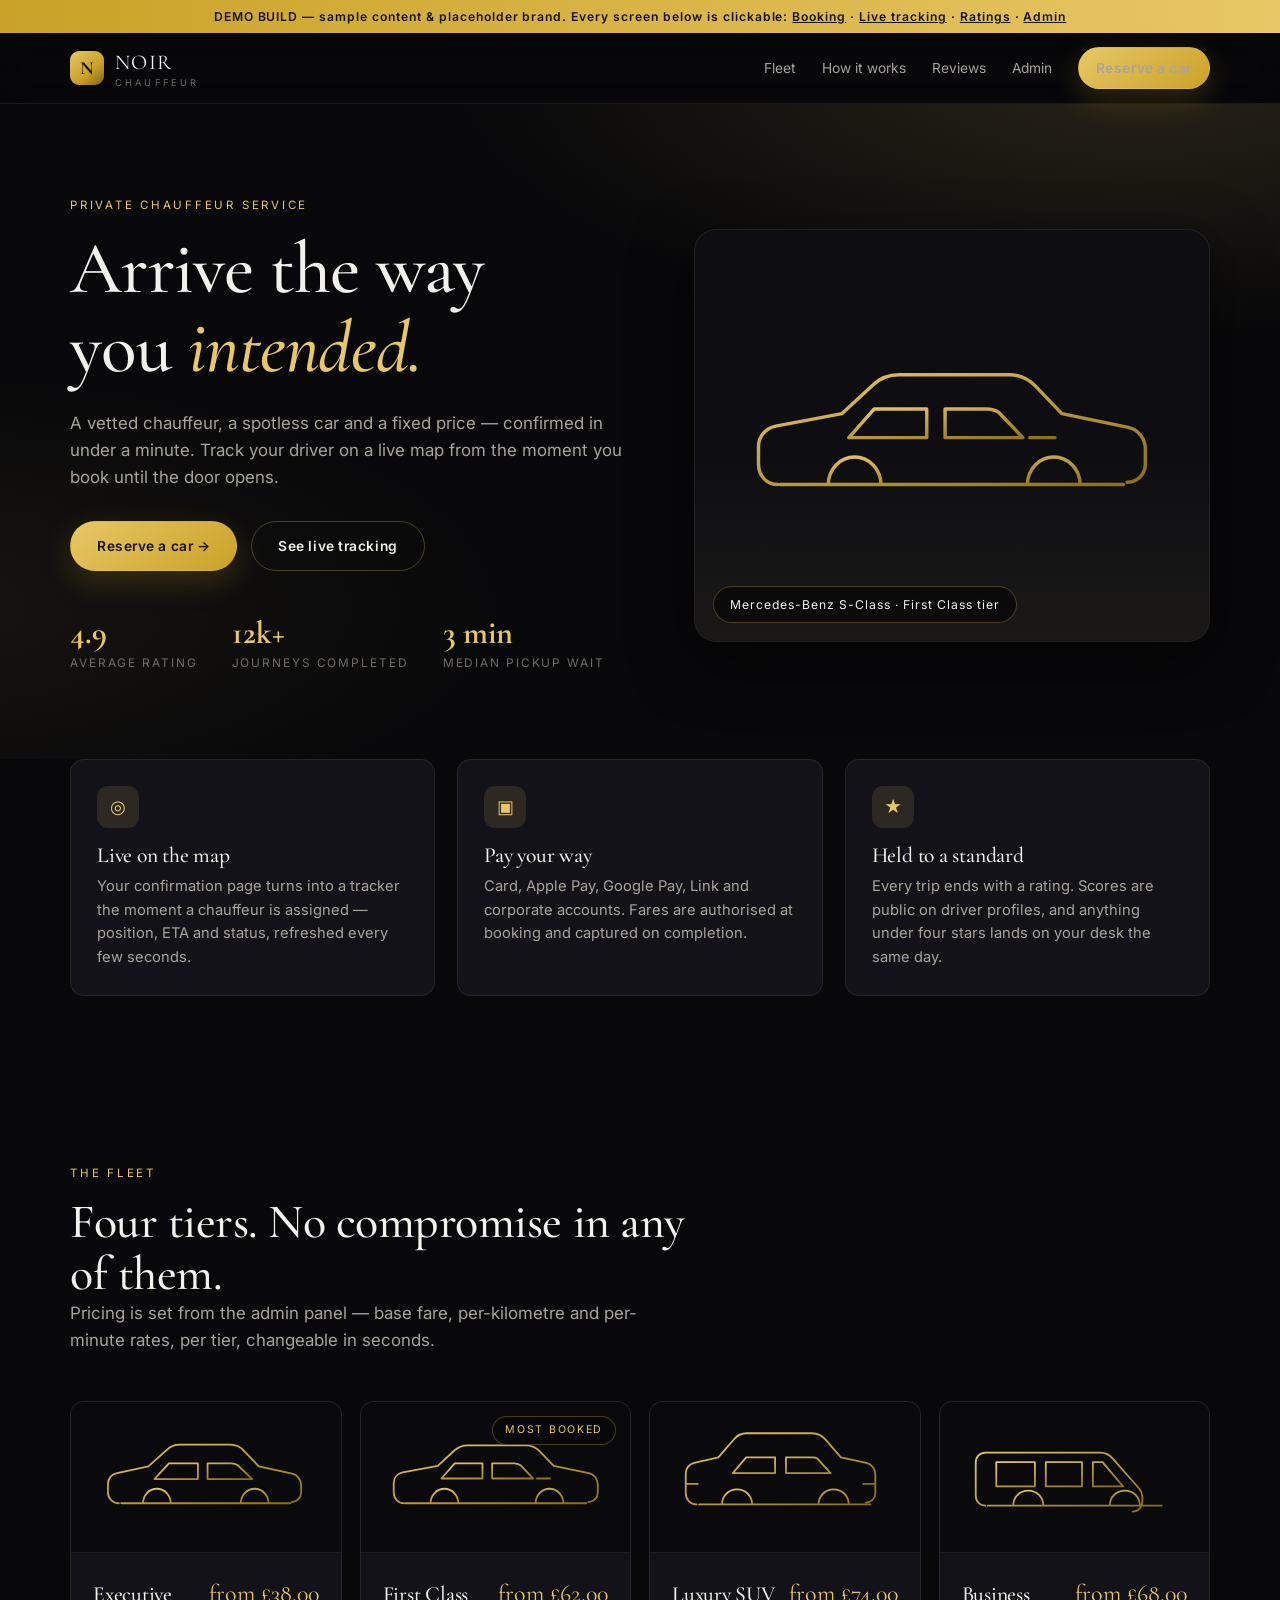
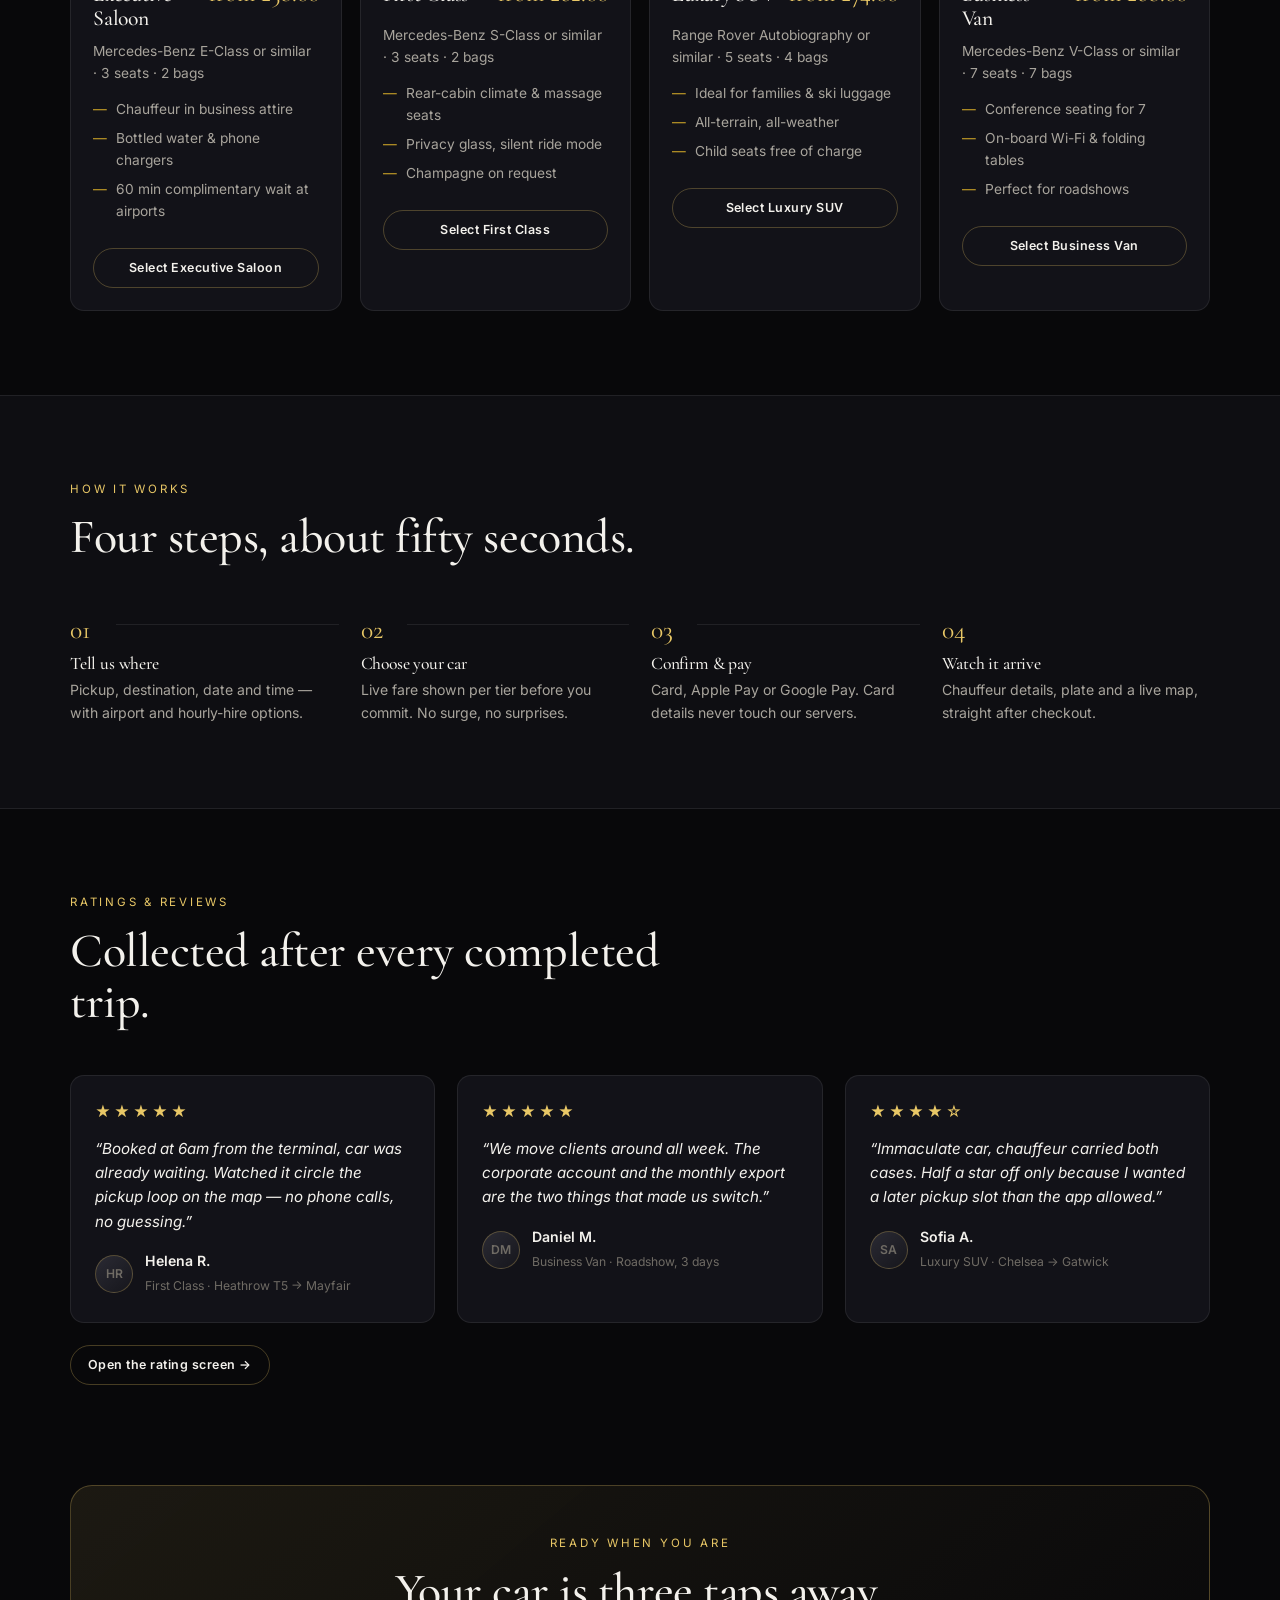
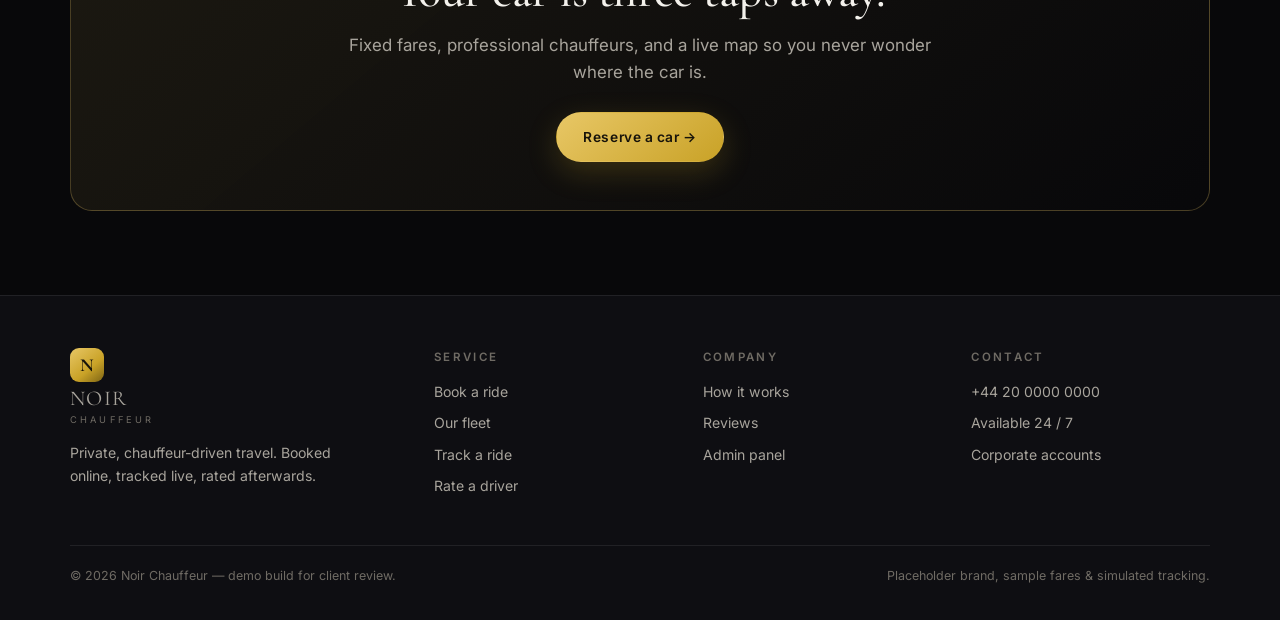
<file: index.html>
<!doctype html>
<html lang="en">
<head>
<meta charset="utf-8">
<meta name="viewport" content="width=device-width, initial-scale=1">
<title>Noir Chauffeur — Private Luxury Rides, Booked in Seconds</title>
<meta name="description" content="Chauffeur-driven luxury travel. Reserve in three taps, pay how you like, and follow your car live until it reaches you.">
<link rel="preconnect" href="https://fonts.googleapis.com">
<link rel="preconnect" href="https://fonts.gstatic.com" crossorigin>
<link href="https://fonts.googleapis.com/css2?family=Cormorant+Garamond:ital,wght@0,400;0,500;0,600;1,400&family=Inter:wght@400;500;600;700&display=swap" rel="stylesheet">
<link rel="stylesheet" href="assets/styles.css">
</head>
<body>

<div class="demo-ribbon">DEMO BUILD — sample content &amp; placeholder brand. Every screen below is clickable: <a href="book.html">Booking</a> · <a href="track.html">Live tracking</a> · <a href="rate.html">Ratings</a> · <a href="admin.html">Admin</a></div>

<header class="site-head">
  <div class="wrap">
    <a class="brand" href="index.html">
      <span class="brand-mark">N</span>
      <span class="brand-name">NOIR<small>Chauffeur</small></span>
    </a>
    <nav class="nav">
      <a href="#fleet">Fleet</a>
      <a href="#how">How it works</a>
      <a href="#reviews">Reviews</a>
      <a href="admin.html">Admin</a>
      <a class="btn btn-gold btn-sm" href="book.html">Reserve a car</a>
    </nav>
    <button class="nav-toggle" aria-label="Menu">☰</button>
  </div>
</header>

<!-- ================= HERO ================= -->
<section class="hero">
  <div class="wrap hero-grid">
    <div>
      <span class="eyebrow">Private chauffeur service</span>
      <h1><span>Arrive the way</span><span>you <em class="serif-em">intended.</em></span></h1>
      <p class="lede" style="margin-top:22px">
        A vetted chauffeur, a spotless car and a fixed price — confirmed in under a minute.
        Track your driver on a live map from the moment you book until the door opens.
      </p>
      <div class="hero-actions">
        <a class="btn btn-gold" href="book.html">Reserve a car →</a>
        <a class="btn btn-ghost" href="track.html">See live tracking</a>
      </div>
      <div class="hero-stats">
        <div><strong>4.9</strong><span>Average rating</span></div>
        <div><strong>12k+</strong><span>Journeys completed</span></div>
        <div><strong>3 min</strong><span>Median pickup wait</span></div>
      </div>
    </div>
    <div class="car-frame">
      <div style="position:absolute;inset:0;display:grid;place-items:center;padding:28px" id="heroArt"></div>
      <div style="position:absolute;inset:auto 0 0 0;height:45%;background:linear-gradient(180deg,transparent,rgba(232,199,102,.06))"></div>
      <span class="badge">Mercedes-Benz S-Class · First Class tier</span>
    </div>
  </div>
</section>

<!-- ================= VALUE ================= -->
<section style="padding-top:0">
  <div class="wrap">
    <div class="grid-3">
      <div class="card" data-reveal>
        <div class="ico">◎</div>
        <h3>Live on the map</h3>
        <p>Your confirmation page turns into a tracker the moment a chauffeur is assigned — position, ETA and status, refreshed every few seconds.</p>
      </div>
      <div class="card" data-reveal>
        <div class="ico">▣</div>
        <h3>Pay your way</h3>
        <p>Card, Apple&nbsp;Pay, Google&nbsp;Pay, Link and corporate accounts. Fares are authorised at booking and captured on completion.</p>
      </div>
      <div class="card" data-reveal>
        <div class="ico">★</div>
        <h3>Held to a standard</h3>
        <p>Every trip ends with a rating. Scores are public on driver profiles, and anything under four stars lands on your desk the same day.</p>
      </div>
    </div>
  </div>
</section>

<!-- ================= FLEET ================= -->
<section id="fleet">
  <div class="wrap">
    <div class="sec-head">
      <span class="eyebrow">The fleet</span>
      <h2>Four tiers. No compromise in any of them.</h2>
      <p class="lede">Pricing is set from the admin panel — base fare, per-kilometre and per-minute rates, per tier, changeable in seconds.</p>
    </div>
    <div class="grid-4" id="fleetGrid"></div>
  </div>
</section>

<!-- ================= HOW ================= -->
<section id="how" style="background:var(--bg-elev);border-top:1px solid var(--line);border-bottom:1px solid var(--line)">
  <div class="wrap">
    <div class="sec-head">
      <span class="eyebrow">How it works</span>
      <h2>Four steps, about fifty seconds.</h2>
    </div>
    <div class="steps">
      <div class="step" data-reveal><h3>Tell us where</h3><p>Pickup, destination, date and time — with airport and hourly-hire options.</p></div>
      <div class="step" data-reveal><h3>Choose your car</h3><p>Live fare shown per tier before you commit. No surge, no surprises.</p></div>
      <div class="step" data-reveal><h3>Confirm &amp; pay</h3><p>Card, Apple Pay or Google Pay. Card details never touch our servers.</p></div>
      <div class="step" data-reveal><h3>Watch it arrive</h3><p>Chauffeur details, plate and a live map, straight after checkout.</p></div>
    </div>
  </div>
</section>

<!-- ================= REVIEWS ================= -->
<section id="reviews">
  <div class="wrap">
    <div class="sec-head">
      <span class="eyebrow">Ratings &amp; reviews</span>
      <h2>Collected after every completed trip.</h2>
    </div>
    <div class="grid-3">
      <div class="review" data-reveal>
        <div class="stars">★★★★★</div>
        <p>“Booked at 6am from the terminal, car was already waiting. Watched it circle the pickup loop on the map — no phone calls, no guessing.”</p>
        <div class="who"><span class="avatar">HR</span><div><b>Helena R.</b><span>First Class · Heathrow T5 → Mayfair</span></div></div>
      </div>
      <div class="review" data-reveal>
        <div class="stars">★★★★★</div>
        <p>“We move clients around all week. The corporate account and the monthly export are the two things that made us switch.”</p>
        <div class="who"><span class="avatar">DM</span><div><b>Daniel M.</b><span>Business Van · Roadshow, 3 days</span></div></div>
      </div>
      <div class="review" data-reveal>
        <div class="stars">★★★★☆</div>
        <p>“Immaculate car, chauffeur carried both cases. Half a star off only because I wanted a later pickup slot than the app allowed.”</p>
        <div class="who"><span class="avatar">SA</span><div><b>Sofia A.</b><span>Luxury SUV · Chelsea → Gatwick</span></div></div>
      </div>
    </div>
    <p style="margin-top:22px"><a class="btn btn-ghost btn-sm" href="rate.html">Open the rating screen →</a></p>
  </div>
</section>

<!-- ================= CTA ================= -->
<section style="padding-top:0">
  <div class="wrap">
    <div class="band">
      <span class="eyebrow">Ready when you are</span>
      <h2 style="margin-bottom:14px">Your car is three taps away.</h2>
      <p class="lede" style="margin:0 auto 26px">Fixed fares, professional chauffeurs, and a live map so you never wonder where the car is.</p>
      <a class="btn btn-gold" href="book.html">Reserve a car →</a>
    </div>
  </div>
</section>

<!-- ================= FOOTER ================= -->
<footer class="site-foot">
  <div class="wrap">
    <div class="foot-grid">
      <div>
        <a class="brand" href="index.html" style="margin-bottom:14px">
          <span class="brand-mark">N</span><span class="brand-name">NOIR<small>Chauffeur</small></span>
        </a>
        <p style="font-size:.88rem;max-width:32ch">Private, chauffeur-driven travel. Booked online, tracked live, rated afterwards.</p>
      </div>
      <div><h4>Service</h4><a href="book.html">Book a ride</a><a href="#fleet">Our fleet</a><a href="track.html">Track a ride</a><a href="rate.html">Rate a driver</a></div>
      <div><h4>Company</h4><a href="#how">How it works</a><a href="#reviews">Reviews</a><a href="admin.html">Admin panel</a></div>
      <div><h4>Contact</h4><a href="#">+44 20 0000 0000</a><a href="#">Available 24 / 7</a><a href="#">Corporate accounts</a></div>
    </div>
    <div class="foot-bottom">
      <span>© 2026 Noir Chauffeur — demo build for client review.</span>
      <span>Placeholder brand, sample fares &amp; simulated tracking.</span>
    </div>
  </div>
</footer>

<script src="assets/app.js"></script>
<script>
document.getElementById('heroArt').innerHTML = carArt('sedan-long');

document.getElementById('fleetGrid').innerHTML = FLEET.map(function (t) {
  return '<article class="tier" data-reveal>' +
    (t.badge ? '<span class="tag">' + t.badge + '</span>' : '') +
    '<div class="tier-art" style="display:grid;place-items:center;padding:14px">' + carArt(t.art) + '</div>' +
    '<div class="tier-body">' +
      '<div class="tier-top"><h3>' + t.name + '</h3><span class="price">from ' + money(t.base) + '</span></div>' +
      '<p style="margin:0;font-size:.86rem">' + t.car + ' or similar · ' + t.seats + ' seats · ' + t.bags + ' bags</p>' +
      '<ul>' + t.perks.map(function (p) { return '<li>' + p + '</li>'; }).join('') + '</ul>' +
      '<a class="btn btn-ghost btn-sm" style="margin-top:16px" href="book.html?tier=' + t.id + '">Select ' + t.name + '</a>' +
    '</div></article>';
}).join('');
</script>
</body>
</html>
</file>
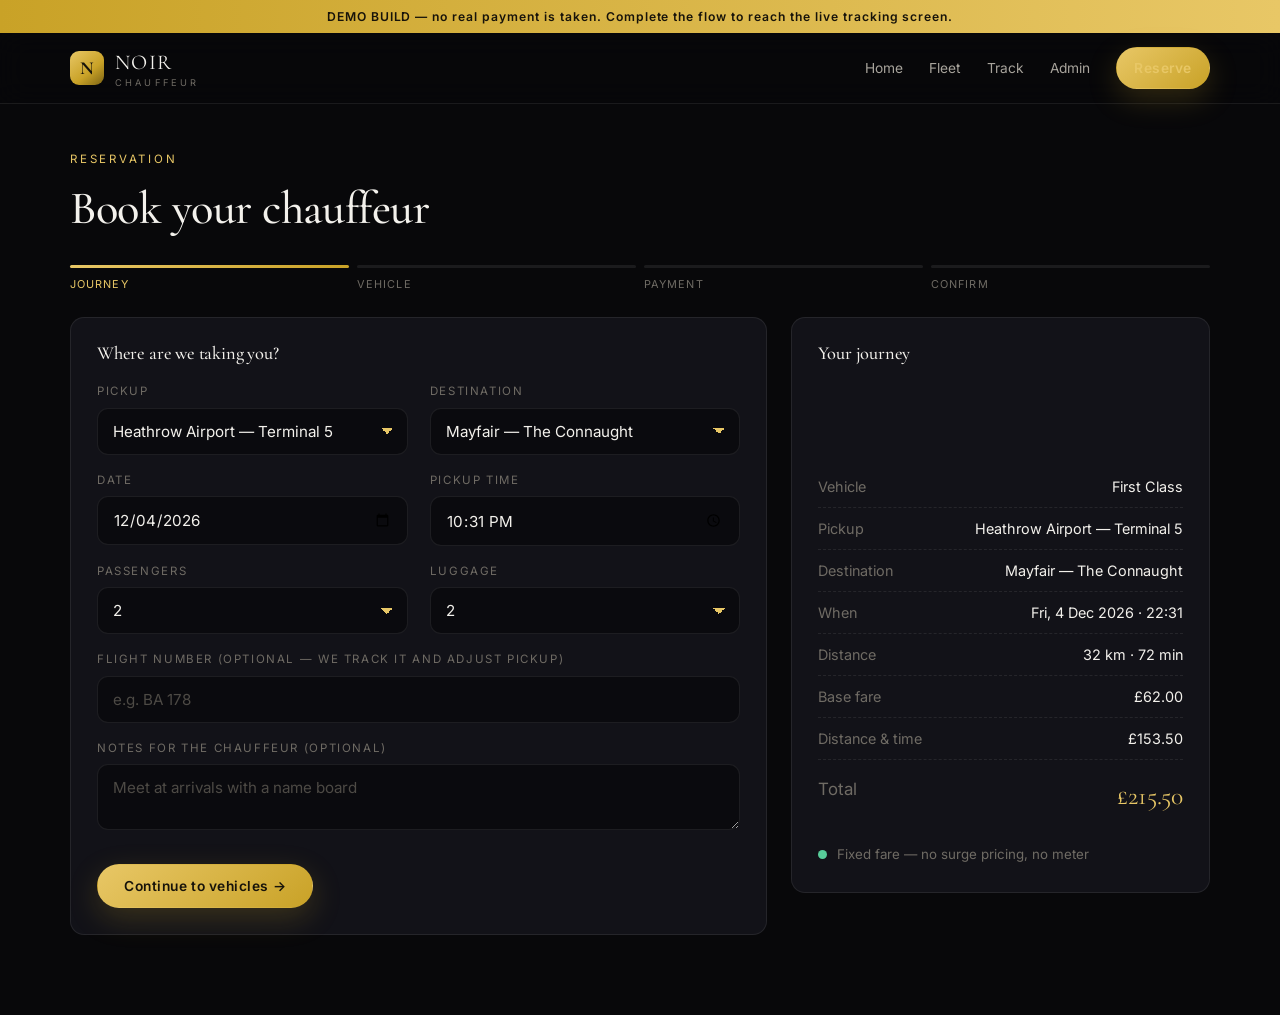
<file: book.html>
<!doctype html>
<html lang="en">
<head>
<meta charset="utf-8">
<meta name="viewport" content="width=device-width, initial-scale=1">
<title>Reserve a car — Noir Chauffeur</title>
<link rel="preconnect" href="https://fonts.googleapis.com">
<link rel="preconnect" href="https://fonts.gstatic.com" crossorigin>
<link href="https://fonts.googleapis.com/css2?family=Cormorant+Garamond:ital,wght@0,400;0,500;0,600;1,400&family=Inter:wght@400;500;600;700&display=swap" rel="stylesheet">
<link rel="stylesheet" href="assets/styles.css">
</head>
<body>

<div class="demo-ribbon">DEMO BUILD — no real payment is taken. Complete the flow to reach the live tracking screen.</div>

<header class="site-head">
  <div class="wrap">
    <a class="brand" href="index.html"><span class="brand-mark">N</span><span class="brand-name">NOIR<small>Chauffeur</small></span></a>
    <nav class="nav">
      <a href="index.html">Home</a>
      <a href="index.html#fleet">Fleet</a>
      <a href="track.html">Track</a>
      <a href="admin.html">Admin</a>
      <a class="btn btn-gold btn-sm on" href="book.html">Reserve</a>
    </nav>
    <button class="nav-toggle" aria-label="Menu">☰</button>
  </div>
</header>

<main class="page">
  <div class="wrap">
    <div class="page-head">
      <span class="eyebrow">Reservation</span>
      <h1>Book your chauffeur</h1>
    </div>

    <div class="progress">
      <i class="done" data-p="1"></i><i data-p="2"></i><i data-p="3"></i><i data-p="4"></i>
    </div>
    <div class="progress-labels">
      <span class="on" data-l="1">Journey</span><span data-l="2">Vehicle</span><span data-l="3">Payment</span><span data-l="4">Confirm</span>
    </div>

    <div class="wizard">
      <div>
        <!-- STEP 1 -->
        <section class="panel stepview on" data-step="1">
          <div class="panel-head"><h3>Where are we taking you?</h3></div>
          <div class="grid-2">
            <label class="fld"><span>Pickup</span><select id="from"></select></label>
            <label class="fld"><span>Destination</span><select id="to"></select></label>
          </div>
          <div class="grid-2">
            <label class="fld"><span>Date</span><input type="date" id="date"></label>
            <label class="fld"><span>Pickup time</span><input type="time" id="time"></label>
          </div>
          <div class="grid-2">
            <label class="fld"><span>Passengers</span>
              <select id="pax"><option>1</option><option selected>2</option><option>3</option><option>4</option><option>5</option><option>6</option><option>7</option></select>
            </label>
            <label class="fld"><span>Luggage</span>
              <select id="bags"><option>0</option><option>1</option><option selected>2</option><option>3</option><option>4</option><option>5</option><option>6</option><option>7</option></select>
            </label>
          </div>
          <label class="fld"><span>Flight number (optional — we track it and adjust pickup)</span><input id="flight" placeholder="e.g. BA 178"></label>
          <label class="fld"><span>Notes for the chauffeur (optional)</span><textarea id="notes" rows="2" placeholder="Meet at arrivals with a name board"></textarea></label>
          <div class="wizard-nav">
            <button class="btn btn-gold" data-go="2">Continue to vehicles →</button>
          </div>
        </section>

        <!-- STEP 2 -->
        <section class="panel stepview" data-step="2">
          <div class="panel-head"><h3>Choose your car</h3><small style="color:var(--txt-mute)" id="routeNote"></small></div>
          <div id="tierList"></div>
          <div class="wizard-nav">
            <button class="btn btn-ghost" data-go="1">← Back</button>
            <button class="btn btn-gold" data-go="3">Continue to payment →</button>
          </div>
        </section>

        <!-- STEP 3 -->
        <section class="panel stepview" data-step="3">
          <div class="panel-head"><h3>How would you like to pay?</h3></div>
          <div class="paylist" id="payList">
            <div class="pay sel" data-pay="card"><span class="logo" style="color:#6f8cff">CARD</span><div><b>Credit or debit card</b><small>Visa, Mastercard, Amex — 3-D Secure applied automatically</small></div></div>
            <div class="pay" data-pay="apple"><span class="logo" style="color:#f3f1ec">APPLE</span><div><b>Apple&nbsp;Pay</b><small>One-touch on iPhone, iPad and Safari</small></div></div>
            <div class="pay" data-pay="google"><span class="logo" style="color:#6cc46c">G Pay</span><div><b>Google&nbsp;Pay</b><small>One-touch on Android and Chrome</small></div></div>
            <div class="pay" data-pay="link"><span class="logo" style="color:#57cc99">LINK</span><div><b>Wallet / Link</b><small>Saved cards across devices, no re-entry</small></div></div>
            <div class="pay" data-pay="account"><span class="logo" style="color:#e8c766">B2B</span><div><b>Corporate account</b><small>Invoiced monthly — approved business clients only</small></div></div>
          </div>

          <div id="cardFields" style="margin-top:22px">
            <label class="fld"><span>Card number</span><input id="cnum" inputmode="numeric" placeholder="4242 4242 4242 4242" maxlength="19"></label>
            <div class="grid-2">
              <label class="fld"><span>Expiry</span><input id="cexp" placeholder="12 / 29" maxlength="7"></label>
              <label class="fld"><span>Security code</span><input id="ccvc" inputmode="numeric" placeholder="123" maxlength="4"></label>
            </div>
            <label class="fld"><span>Name on card</span><input id="cname" placeholder="A. Passenger"></label>
            <p class="note">In production this block is the Stripe Payment Element — card data goes straight to the gateway, never through the website. Apple&nbsp;Pay and Google&nbsp;Pay buttons appear automatically on supported devices.</p>
          </div>
          <div id="walletNote" style="margin-top:22px;display:none">
            <div class="note" id="walletNoteText"></div>
          </div>

          <div class="wizard-nav">
            <button class="btn btn-ghost" data-go="2">← Back</button>
            <button class="btn btn-gold" data-go="4">Review reservation →</button>
          </div>
        </section>

        <!-- STEP 4 -->
        <section class="panel stepview" data-step="4">
          <div class="panel-head"><h3>Confirm your reservation</h3></div>
          <div id="reviewBox"></div>
          <label class="fld" style="margin-top:20px"><span>Mobile number for chauffeur updates</span><input id="phone" placeholder="+44 7700 900000"></label>
          <p class="note">Pressing confirm authorises the fare on your payment method and assigns a chauffeur. You can cancel free of charge up to 60 minutes before pickup.</p>
          <div class="wizard-nav">
            <button class="btn btn-ghost" data-go="3">← Back</button>
            <button class="btn btn-gold" id="confirmBtn">Confirm &amp; pay <span id="payAmt"></span></button>
          </div>
        </section>
      </div>

      <!-- SUMMARY -->
      <aside class="panel summary">
        <div class="panel-head"><h3>Your journey</h3></div>
        <div id="sumBox"></div>
        <div style="margin-top:18px;display:flex;gap:10px;align-items:center">
          <span class="pulse"></span>
          <small style="color:var(--txt-mute)">Fixed fare — no surge pricing, no meter</small>
        </div>
      </aside>
    </div>
  </div>
</main>

<script src="assets/app.js"></script>
<script>
/* ---------- sample locations (production: Google Places autocomplete) ---------- */
var LOCS = [
  { id: 'lhr', name: 'Heathrow Airport — Terminal 5', lat: 51.4700, lng: -0.4907 },
  { id: 'lgw', name: 'Gatwick Airport — North Terminal', lat: 51.1614, lng: -0.1821 },
  { id: 'lcy', name: 'London City Airport', lat: 51.5048, lng: 0.0495 },
  { id: 'may', name: 'Mayfair — The Connaught', lat: 51.5099, lng: -0.1494 },
  { id: 'che', name: 'Chelsea — Sloane Square', lat: 51.4924, lng: -0.1565 },
  { id: 'cit', name: 'The City — Liverpool Street', lat: 51.5178, lng: -0.0823 },
  { id: 'cw',  name: 'Canary Wharf — One Canada Square', lat: 51.5049, lng: -0.0195 },
  { id: 'kns', name: 'Kensington — Royal Albert Hall', lat: 51.5010, lng: -0.1774 },
  { id: 'stp', name: 'St Pancras International', lat: 51.5308, lng: -0.1261 },
  { id: 'win', name: 'Windsor — Castle Hotel', lat: 51.4839, lng: -0.6044 }
];

function opt(sel, def) {
  sel.innerHTML = LOCS.map(function (l) { return '<option value="' + l.id + '"' + (l.id === def ? ' selected' : '') + '>' + l.name + '</option>'; }).join('');
}
var $from = document.getElementById('from'), $to = document.getElementById('to');
opt($from, 'lhr'); opt($to, 'may');

function loc(id) { return LOCS.filter(function (l) { return l.id === id; })[0]; }

function haversine(a, b) {
  var R = 6371, dLat = (b.lat - a.lat) * Math.PI / 180, dLng = (b.lng - a.lng) * Math.PI / 180;
  var s = Math.sin(dLat / 2) * Math.sin(dLat / 2) +
    Math.cos(a.lat * Math.PI / 180) * Math.cos(b.lat * Math.PI / 180) * Math.sin(dLng / 2) * Math.sin(dLng / 2);
  return R * 2 * Math.atan2(Math.sqrt(s), Math.sqrt(1 - s));
}

/* ---------- defaults ---------- */
var now = new Date(Date.now() + 2 * 60 * 60 * 1000);
document.getElementById('date').value = now.toISOString().slice(0, 10);
document.getElementById('time').value = fmtTime(now);

var state = {
  from: 'lhr', to: 'may', tier: new URLSearchParams(location.search).get('tier') || 'first',
  pay: 'card', km: 0, mins: 0
};

function recalc() {
  var a = loc($from.value), b = loc($to.value);
  state.from = $from.value; state.to = $to.value;
  state.km = Math.max(2, haversine(a, b) * 1.34);
  state.mins = Math.round(state.km / 30 * 60) + 8;
  renderTiers(); renderSummary(); renderReview();
  document.getElementById('routeNote').textContent =
    Math.round(state.km) + ' km · about ' + state.mins + ' min of driving';
}

/* ---------- step 2: tiers ---------- */
function renderTiers() {
  document.getElementById('tierList').innerHTML = FLEET.map(function (t) {
    var q = quote(t.id, state.km, state.mins);
    return '<button class="choice' + (t.id === state.tier ? ' sel' : '') + '" data-tier="' + t.id + '">' +
      '<span class="thumb" style="display:grid;place-items:center;padding:5px">' + carArt(t.art) + '</span>' +
      '<span class="meta"><b>' + t.name + '</b><small>' + t.car + ' · ' + t.seats + ' seats · ' + t.bags + ' bags</small></span>' +
      '<span class="amt">' + money(q.total) + '</span></button>';
  }).join('');
}
document.getElementById('tierList').addEventListener('click', function (e) {
  var b = e.target.closest('[data-tier]'); if (!b) return;
  state.tier = b.dataset.tier; renderTiers(); renderSummary(); renderReview();
});

/* ---------- step 3: payment ---------- */
var WALLET_COPY = {
  apple: 'Apple Pay sheet opens on confirm. Face ID or Touch ID authorises the fare — no card entry, no 3-D Secure step.',
  google: 'Google Pay sheet opens on confirm. The saved card in the customer’s Google account is used; the site never sees the number.',
  link: 'The customer’s saved wallet is used. Cards are stored by the gateway and shared across every device they sign in on.',
  account: 'The journey is booked against the corporate account and added to the monthly invoice. Credit limits and approvers are managed from the admin panel.'
};
document.getElementById('payList').addEventListener('click', function (e) {
  var p = e.target.closest('[data-pay]'); if (!p) return;
  [].forEach.call(this.querySelectorAll('.pay'), function (x) { x.classList.remove('sel'); });
  p.classList.add('sel'); state.pay = p.dataset.pay;
  var isCard = state.pay === 'card';
  document.getElementById('cardFields').style.display = isCard ? '' : 'none';
  document.getElementById('walletNote').style.display = isCard ? 'none' : '';
  if (!isCard) document.getElementById('walletNoteText').textContent = WALLET_COPY[state.pay];
  renderReview();
});
document.getElementById('cnum').addEventListener('input', function () {
  this.value = this.value.replace(/\D/g, '').replace(/(.{4})/g, '$1 ').trim();
});
document.getElementById('cexp').addEventListener('input', function () {
  var v = this.value.replace(/\D/g, '');
  this.value = v.length > 2 ? v.slice(0, 2) + ' / ' + v.slice(2, 4) : v;
});

/* ---------- summary + review ---------- */
function tierObj() { return FLEET.filter(function (t) { return t.id === state.tier; })[0]; }
function payLabel() {
  return { card: 'Credit / debit card', apple: 'Apple Pay', google: 'Google Pay', link: 'Wallet (Link)', account: 'Corporate account' }[state.pay];
}
function pickupDate() {
  var d = new Date(document.getElementById('date').value + 'T' + (document.getElementById('time').value || '09:00'));
  return isNaN(d) ? new Date() : d;
}

function renderSummary() {
  var t = tierObj(), q = quote(state.tier, state.km, state.mins), d = pickupDate();
  document.getElementById('sumBox').innerHTML =
    '<div style="display:grid;place-items:center;padding:6px 0 14px">' + carArt(t.art, '150') + '</div>' +
    '<div class="sum-line"><span>Vehicle</span><span>' + t.name + '</span></div>' +
    '<div class="sum-line"><span>Pickup</span><span style="text-align:right">' + loc($from.value).name + '</span></div>' +
    '<div class="sum-line"><span>Destination</span><span style="text-align:right">' + loc($to.value).name + '</span></div>' +
    '<div class="sum-line"><span>When</span><span>' + fmtDate(d) + ' · ' + fmtTime(d) + '</span></div>' +
    '<div class="sum-line"><span>Distance</span><span>' + Math.round(state.km) + ' km · ' + state.mins + ' min</span></div>' +
    '<div class="sum-line"><span>Base fare</span><span>' + money(t.base) + '</span></div>' +
    '<div class="sum-line"><span>Distance &amp; time</span><span>' + money(q.total - t.base) + '</span></div>' +
    '<div class="sum-line total"><span>Total</span><span>' + money(q.total) + '</span></div>';
  document.getElementById('payAmt').textContent = money(q.total);
}

function renderReview() {
  var t = tierObj(), q = quote(state.tier, state.km, state.mins), d = pickupDate();
  document.getElementById('reviewBox').innerHTML =
    '<div class="sum-line"><span>Journey</span><span style="text-align:right">' + loc($from.value).name + ' → ' + loc($to.value).name + '</span></div>' +
    '<div class="sum-line"><span>Pickup</span><span>' + fmtDate(d) + ' at ' + fmtTime(d) + '</span></div>' +
    '<div class="sum-line"><span>Vehicle</span><span>' + t.name + ' — ' + t.car + '</span></div>' +
    '<div class="sum-line"><span>Passengers / luggage</span><span>' + document.getElementById('pax').value + ' · ' + document.getElementById('bags').value + '</span></div>' +
    '<div class="sum-line"><span>Payment method</span><span>' + payLabel() + '</span></div>' +
    '<div class="sum-line total"><span>Amount due</span><span>' + money(q.total) + '</span></div>';
}

/* ---------- wizard nav ---------- */
function goto(n) {
  [].forEach.call(document.querySelectorAll('.stepview'), function (s) { s.classList.toggle('on', s.dataset.step == n); });
  [].forEach.call(document.querySelectorAll('.progress i'), function (i) { i.classList.toggle('done', i.dataset.p <= n); });
  [].forEach.call(document.querySelectorAll('.progress-labels span'), function (s) { s.classList.toggle('on', s.dataset.l == n); });
  window.scrollTo({ top: 0, behavior: 'smooth' });
}
document.addEventListener('click', function (e) {
  var b = e.target.closest('[data-go]'); if (!b) return;
  if (b.dataset.go == '2' || b.dataset.go == '4') recalc();
  goto(b.dataset.go);
});
['change', 'input'].forEach(function (ev) {
  ['from', 'to', 'date', 'time', 'pax', 'bags'].forEach(function (id) {
    document.getElementById(id).addEventListener(ev, recalc);
  });
});

/* ---------- confirm ---------- */
document.getElementById('confirmBtn').addEventListener('click', function () {
  var btn = this, t = tierObj(), q = quote(state.tier, state.km, state.mins), d = pickupDate();
  btn.disabled = true; btn.textContent = 'Authorising payment…';
  setTimeout(function () {
    btn.textContent = 'Assigning your chauffeur…';
    setTimeout(function () {
      BK.set({
        ref: makeRef(),
        from: loc($from.value), to: loc($to.value),
        tier: t.id, tierName: t.name, car: t.car, art: t.art,
        km: Math.round(state.km), mins: state.mins,
        total: q.total, pay: payLabel(),
        pax: document.getElementById('pax').value,
        bags: document.getElementById('bags').value,
        flight: document.getElementById('flight').value,
        notes: document.getElementById('notes').value,
        phone: document.getElementById('phone').value,
        when: d.toISOString(),
        placed: new Date().toISOString()
      });
      location.href = 'track.html';
    }, 900);
  }, 1100);
});

recalc();
if (state.tier) renderTiers();
</script>
</body>
</html>
</file>
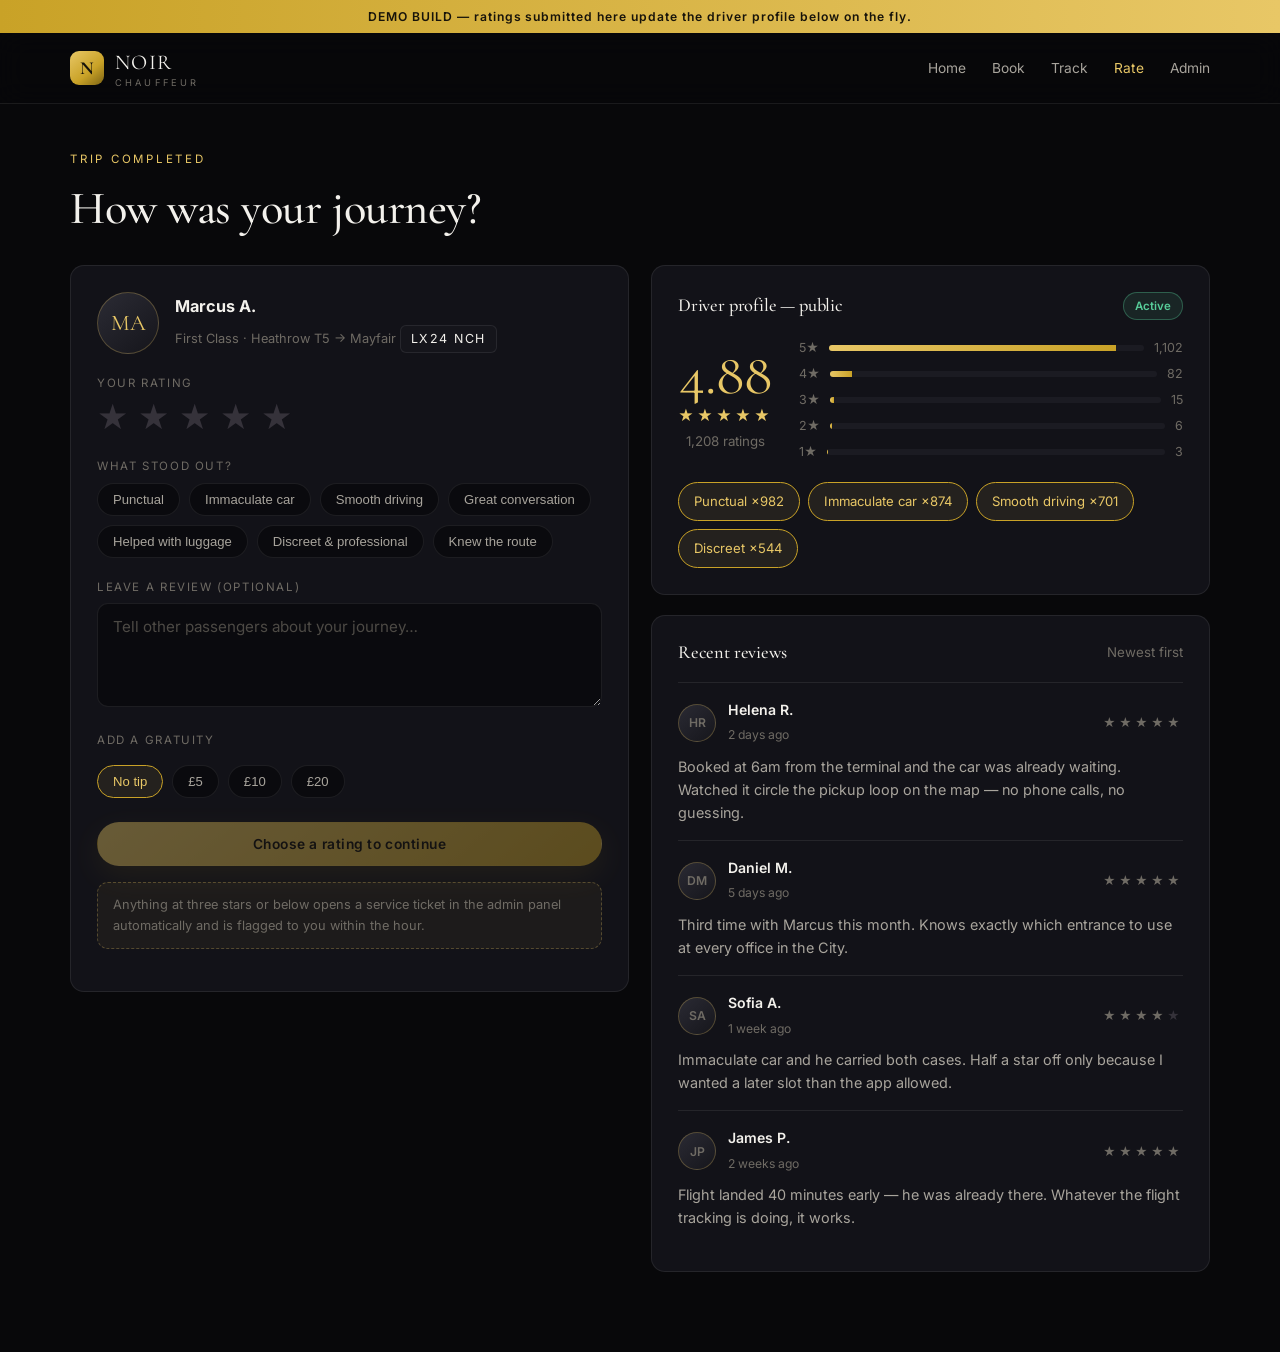
<file: rate.html>
<!doctype html>
<html lang="en">
<head>
<meta charset="utf-8">
<meta name="viewport" content="width=device-width, initial-scale=1">
<title>Rate your chauffeur — Noir Chauffeur</title>
<link rel="preconnect" href="https://fonts.googleapis.com">
<link rel="preconnect" href="https://fonts.gstatic.com" crossorigin>
<link href="https://fonts.googleapis.com/css2?family=Cormorant+Garamond:ital,wght@0,400;0,500;0,600;1,400&family=Inter:wght@400;500;600;700&display=swap" rel="stylesheet">
<link rel="stylesheet" href="assets/styles.css">
</head>
<body>

<div class="demo-ribbon">DEMO BUILD — ratings submitted here update the driver profile below on the fly.</div>

<header class="site-head">
  <div class="wrap">
    <a class="brand" href="index.html"><span class="brand-mark">N</span><span class="brand-name">NOIR<small>Chauffeur</small></span></a>
    <nav class="nav">
      <a href="index.html">Home</a>
      <a href="book.html">Book</a>
      <a href="track.html">Track</a>
      <a href="rate.html" class="on">Rate</a>
      <a href="admin.html">Admin</a>
    </nav>
    <button class="nav-toggle" aria-label="Menu">☰</button>
  </div>
</header>

<main class="page">
  <div class="wrap">
    <div class="page-head">
      <span class="eyebrow">Trip completed</span>
      <h1>How was your journey?</h1>
    </div>

    <div class="grid-2" style="grid-template-columns:1fr 1fr;align-items:start">

      <!-- RATING FORM -->
      <div>
        <div class="panel" id="formPanel">
          <div class="driver-card" style="margin-bottom:20px">
            <span class="ph">MA</span>
            <div class="d-meta">
              <b>Marcus A.</b>
              <small id="tripLine">First Class · Heathrow T5 → Mayfair</small>
              <span class="plate">LX24 NCH</span>
            </div>
          </div>

          <label class="fld" style="margin-bottom:4px"><span>Your rating</span></label>
          <div class="rate-stars" id="stars">
            <button data-v="1">★</button><button data-v="2">★</button><button data-v="3">★</button><button data-v="4">★</button><button data-v="5">★</button>
          </div>

          <label class="fld" style="margin-bottom:8px"><span>What stood out?</span></label>
          <div class="chips" id="chips">
            <button class="chip">Punctual</button><button class="chip">Immaculate car</button>
            <button class="chip">Smooth driving</button><button class="chip">Great conversation</button>
            <button class="chip">Helped with luggage</button><button class="chip">Discreet &amp; professional</button>
            <button class="chip">Knew the route</button>
          </div>

          <label class="fld" style="margin-top:20px"><span>Leave a review (optional)</span>
            <textarea id="txt" rows="4" placeholder="Tell other passengers about your journey…"></textarea>
          </label>

          <label class="fld"><span>Add a gratuity</span></label>
          <div class="chips" id="tips">
            <button class="chip on" data-t="0">No tip</button><button class="chip" data-t="5">£5</button>
            <button class="chip" data-t="10">£10</button><button class="chip" data-t="20">£20</button>
          </div>

          <button class="btn btn-gold btn-block" id="submit" style="margin-top:24px" disabled>Choose a rating to continue</button>
          <p class="note" style="margin-top:16px">Anything at three stars or below opens a service ticket in the admin panel automatically and is flagged to you within the hour.</p>
        </div>

        <div class="panel" id="thanks" style="display:none;text-align:center">
          <div style="font-size:2.4rem;color:var(--gold)">★</div>
          <h3 style="margin:8px 0 10px">Thank you — that's logged.</h3>
          <p id="thanksTxt">Your rating is on Marcus's profile and in tonight's quality report.</p>
          <div style="display:flex;gap:10px;justify-content:center;flex-wrap:wrap;margin-top:8px">
            <a class="btn btn-ghost btn-sm" href="book.html">Book another ride</a>
            <a class="btn btn-gold btn-sm" href="admin.html">See it in the admin panel</a>
          </div>
        </div>
      </div>

      <!-- PUBLIC PROFILE -->
      <div>
        <div class="panel">
          <div class="panel-head"><h3>Driver profile — public</h3><span class="pill live">Active</span></div>
          <div class="rating-summary">
            <div style="text-align:center">
              <div class="rating-big" id="avg">4.94</div>
              <div class="stars">★★★★★</div>
              <small style="color:var(--txt-mute)" id="cnt">1,208 ratings</small>
            </div>
            <div class="bars" id="bars"></div>
          </div>
          <div style="display:flex;gap:8px;flex-wrap:wrap;margin-top:20px" id="badges">
            <span class="chip on">Punctual ×982</span><span class="chip on">Immaculate car ×874</span>
            <span class="chip on">Smooth driving ×701</span><span class="chip on">Discreet ×544</span>
          </div>
        </div>

        <div class="panel">
          <div class="panel-head"><h3>Recent reviews</h3><small style="color:var(--txt-mute)">Newest first</small></div>
          <div id="reviews"></div>
        </div>
      </div>
    </div>
  </div>
</main>

<script src="assets/app.js"></script>
<script>
/* pull the completed trip if the visitor came from the tracker */
var b = BK.get();
if (b.ref && b.from) {
  document.getElementById('tripLine').textContent =
    b.tierName + ' · ' + b.from.name.split(' — ')[0] + ' → ' + b.to.name.split(' — ')[0];
}

var REVIEWS = [
  { n: 'Helena R.', i: 'HR', s: 5, t: 'Booked at 6am from the terminal and the car was already waiting. Watched it circle the pickup loop on the map — no phone calls, no guessing.', w: '2 days ago' },
  { n: 'Daniel M.', i: 'DM', s: 5, t: 'Third time with Marcus this month. Knows exactly which entrance to use at every office in the City.', w: '5 days ago' },
  { n: 'Sofia A.', i: 'SA', s: 4, t: 'Immaculate car and he carried both cases. Half a star off only because I wanted a later slot than the app allowed.', w: '1 week ago' },
  { n: 'James P.', i: 'JP', s: 5, t: 'Flight landed 40 minutes early — he was already there. Whatever the flight tracking is doing, it works.', w: '2 weeks ago' }
];

var DIST = [1102, 82, 15, 6, 3]; /* 5★ … 1★ */

function renderProfile() {
  var total = DIST.reduce(function (a, c) { return a + c; }, 0);
  var sum = DIST.reduce(function (a, c, k) { return a + c * (5 - k); }, 0);
  document.getElementById('avg').textContent = (sum / total).toFixed(2);
  document.getElementById('cnt').textContent = total.toLocaleString() + ' ratings';
  document.getElementById('bars').innerHTML = DIST.map(function (c, k) {
    return '<div class="bar-row"><span>' + (5 - k) + '★</span><span class="bar"><i style="width:' +
      (c / total * 100).toFixed(1) + '%"></i></span><span>' + c.toLocaleString() + '</span></div>';
  }).join('');
}
function renderReviews() {
  document.getElementById('reviews').innerHTML = REVIEWS.map(function (r) {
    return '<div style="padding:16px 0;border-top:1px solid var(--line)">' +
      '<div class="who" style="margin-bottom:8px"><span class="avatar">' + r.i + '</span>' +
      '<div><b>' + r.n + '</b><span>' + r.w + '</span></div>' +
      '<span class="stars" style="margin-left:auto">' + '★'.repeat(r.s) + '<span style="color:#35323a">' + '★'.repeat(5 - r.s) + '</span></span></div>' +
      '<p style="margin:0;font-size:.9rem">' + r.t + '</p></div>';
  }).join('');
}
renderProfile(); renderReviews();

/* ---------- form ---------- */
var rating = 0, tip = 0;
document.getElementById('stars').addEventListener('click', function (e) {
  var btn = e.target.closest('button'); if (!btn) return;
  rating = +btn.dataset.v;
  [].forEach.call(this.children, function (s) { s.classList.toggle('on', +s.dataset.v <= rating); });
  var sub = document.getElementById('submit');
  sub.disabled = false;
  sub.textContent = rating >= 4 ? 'Submit rating' : 'Submit rating & report an issue';
});
document.getElementById('chips').addEventListener('click', function (e) {
  var c = e.target.closest('.chip'); if (c) c.classList.toggle('on');
});
document.getElementById('tips').addEventListener('click', function (e) {
  var c = e.target.closest('.chip'); if (!c) return;
  [].forEach.call(this.children, function (x) { x.classList.remove('on'); });
  c.classList.add('on'); tip = +c.dataset.t;
});

document.getElementById('submit').addEventListener('click', function () {
  this.disabled = true; this.textContent = 'Saving…';
  var tags = [].filter.call(document.querySelectorAll('#chips .chip'), function (c) { return c.classList.contains('on'); })
                .map(function (c) { return c.textContent; });
  var txt = document.getElementById('txt').value.trim();
  setTimeout(function () {
    DIST[5 - rating]++;
    REVIEWS.unshift({ n: 'You', i: 'YO', s: rating, w: 'just now',
      t: txt || (tags.length ? tags.join(' · ') : 'Rated ' + rating + ' stars.') });
    renderProfile(); renderReviews();
    document.getElementById('formPanel').style.display = 'none';
    document.getElementById('thanks').style.display = '';
    document.getElementById('thanksTxt').textContent = rating >= 4
      ? 'Your ' + rating + '-star rating' + (tip ? ' and ' + money(tip) + ' gratuity' : '') + ' is on Marcus\'s profile and in tonight\'s quality report.'
      : 'Thanks for the honest feedback. A service ticket has been raised and the office will contact you within the hour.';
    window.scrollTo({ top: 0, behavior: 'smooth' });
  }, 800);
});
</script>
</body>
</html>
</file>
<file: assets/styles.css>
/* ==========================================================================
   NOIR CHAUFFEUR — demo stylesheet
   Dark luxury palette: obsidian + champagne gold
   ========================================================================== */

:root {
  --bg: #08080a;
  --bg-elev: #0e0e12;
  --bg-card: #121218;
  --line: rgba(255, 255, 255, 0.08);
  --line-strong: rgba(232, 199, 102, 0.28);
  --txt: #f3f1ec;
  --txt-soft: #a8a49c;
  --txt-mute: #6f6b64;
  --gold: #e8c766;
  --gold-deep: #c9a227;
  --gold-soft: rgba(232, 199, 102, 0.12);
  --ok: #57cc99;
  --warn: #e0a458;
  --danger: #e06c75;
  --radius: 14px;
  --radius-lg: 22px;
  --shadow: 0 20px 60px rgba(0, 0, 0, 0.55);
  --ff-display: "Cormorant Garamond", Georgia, "Times New Roman", serif;
  --ff-body: "Inter", -apple-system, BlinkMacSystemFont, "Segoe UI", Roboto, sans-serif;
  --maxw: 1180px;
}

* { box-sizing: border-box; }

html { scroll-behavior: smooth; -webkit-text-size-adjust: 100%; }

body {
  margin: 0;
  background: var(--bg);
  color: var(--txt);
  font-family: var(--ff-body);
  font-size: 16px;
  line-height: 1.6;
  -webkit-font-smoothing: antialiased;
  overflow-x: hidden;
}

img { max-width: 100%; display: block; }
a { color: inherit; text-decoration: none; }

.wrap { width: 100%; max-width: var(--maxw); margin: 0 auto; padding: 0 20px; }

/* ---------- type ---------- */
h1, h2, h3 { font-family: var(--ff-display); font-weight: 500; letter-spacing: -0.01em; margin: 0; line-height: 1.08; }
h1 { font-size: clamp(2.6rem, 8vw, 4.6rem); }
h2 { font-size: clamp(2rem, 5.2vw, 3rem); }
h3 { font-size: 1.35rem; }
p { margin: 0 0 1rem; color: var(--txt-soft); }

.eyebrow {
  font-family: var(--ff-body);
  font-size: 0.72rem;
  letter-spacing: 0.24em;
  text-transform: uppercase;
  color: var(--gold);
  margin-bottom: 14px;
  display: block;
}
.lede { font-size: 1.06rem; color: var(--txt-soft); max-width: 56ch; }
.gold { color: var(--gold); }
.serif-em { font-style: italic; color: var(--gold); }

/* ---------- header ---------- */
.site-head {
  position: sticky; top: 0; z-index: 60;
  backdrop-filter: blur(14px);
  background: rgba(8, 8, 10, 0.72);
  border-bottom: 1px solid var(--line);
}
.site-head .wrap { display: flex; align-items: center; gap: 18px; height: 70px; }
.brand { display: flex; align-items: center; gap: 11px; margin-right: auto; }
.brand-mark {
  width: 34px; height: 34px; border-radius: 9px; flex: none;
  background: linear-gradient(140deg, var(--gold) 0%, var(--gold-deep) 60%, #7d6414 100%);
  color: #17130a; display: grid; place-items: center;
  font-family: var(--ff-display); font-size: 1.15rem; font-weight: 700;
}
.brand-name { font-family: var(--ff-display); font-size: 1.32rem; letter-spacing: 0.06em; }
.brand-name small { display: block; font-family: var(--ff-body); font-size: 0.58rem; letter-spacing: 0.34em; color: var(--txt-mute); text-transform: uppercase; margin-top: -3px; }

.nav { display: flex; gap: 26px; align-items: center; }
.nav a { font-size: 0.86rem; color: var(--txt-soft); transition: color 0.2s; }
.nav a:hover, .nav a.on { color: var(--gold); }

.nav-toggle { display: none; background: none; border: 0; color: var(--txt); font-size: 1.5rem; cursor: pointer; padding: 4px 6px; }

/* ---------- buttons ---------- */
.btn {
  display: inline-flex; align-items: center; justify-content: center; gap: 9px;
  padding: 13px 26px; border-radius: 100px; border: 1px solid transparent;
  font-size: 0.86rem; font-weight: 600; letter-spacing: 0.04em;
  cursor: pointer; transition: transform 0.18s, box-shadow 0.18s, background 0.18s, color 0.18s;
  font-family: var(--ff-body); text-align: center;
}
.btn:active { transform: translateY(1px); }
.btn-gold { background: linear-gradient(140deg, var(--gold), var(--gold-deep)); color: #17130a; box-shadow: 0 10px 30px rgba(201, 162, 39, 0.22); }
.btn-gold:hover { box-shadow: 0 14px 38px rgba(201, 162, 39, 0.34); }
.btn-ghost { border-color: var(--line-strong); color: var(--txt); background: transparent; }
.btn-ghost:hover { background: var(--gold-soft); color: var(--gold); }
.btn-sm { padding: 9px 17px; font-size: 0.78rem; }
.btn-block { width: 100%; }
.btn[disabled] { opacity: 0.4; pointer-events: none; }

/* ---------- hero ---------- */
.hero { position: relative; padding: 92px 0 84px; overflow: hidden; }
.hero::before {
  content: ""; position: absolute; inset: -30% -20% auto -20%; height: 130%;
  background:
    radial-gradient(60% 50% at 78% 18%, rgba(232, 199, 102, 0.15), transparent 65%),
    radial-gradient(50% 40% at 8% 82%, rgba(232, 199, 102, 0.07), transparent 70%);
  pointer-events: none;
}
.hero-grid { position: relative; display: grid; grid-template-columns: 1.05fr 0.95fr; gap: 54px; align-items: center; }
.hero h1 span { display: block; }
.hero-actions { display: flex; gap: 14px; flex-wrap: wrap; margin-top: 30px; }
.hero-stats { display: flex; gap: 34px; margin-top: 46px; flex-wrap: wrap; }
.hero-stats div strong { display: block; font-family: var(--ff-display); font-size: 2rem; color: var(--gold); line-height: 1; }
.hero-stats div span { font-size: 0.74rem; letter-spacing: 0.16em; text-transform: uppercase; color: var(--txt-mute); }

.car-frame {
  position: relative; border-radius: var(--radius-lg); overflow: hidden;
  border: 1px solid var(--line); background: var(--bg-elev); box-shadow: var(--shadow);
  aspect-ratio: 4 / 3.2;
}
.car-frame .badge {
  position: absolute; left: 18px; bottom: 18px; z-index: 2;
  background: rgba(8, 8, 10, 0.78); backdrop-filter: blur(8px);
  border: 1px solid var(--line-strong); border-radius: 100px;
  padding: 8px 16px; font-size: 0.76rem; letter-spacing: 0.08em;
}

/* ---------- sections ---------- */
section { padding: 84px 0; }
.sec-head { max-width: 640px; margin-bottom: 46px; }

.grid-3 { display: grid; grid-template-columns: repeat(3, 1fr); gap: 22px; }
.grid-2 { display: grid; grid-template-columns: repeat(2, 1fr); gap: 22px; }
.grid-4 { display: grid; grid-template-columns: repeat(4, 1fr); gap: 18px; }

.card {
  background: var(--bg-card); border: 1px solid var(--line);
  border-radius: var(--radius); padding: 26px;
  transition: border-color 0.25s, transform 0.25s;
}
.card:hover { border-color: var(--line-strong); transform: translateY(-3px); }
.card .ico {
  width: 42px; height: 42px; border-radius: 11px; display: grid; place-items: center;
  background: var(--gold-soft); color: var(--gold); margin-bottom: 16px; font-size: 1.1rem;
}
.card h3 { margin-bottom: 8px; }
.card p { font-size: 0.92rem; margin: 0; }

/* fleet tiers */
.tier {
  position: relative; background: var(--bg-card); border: 1px solid var(--line);
  border-radius: var(--radius); overflow: hidden; display: flex; flex-direction: column;
  transition: border-color 0.25s, transform 0.25s;
}
.tier:hover { border-color: var(--line-strong); transform: translateY(-4px); }
.tier .tier-art { aspect-ratio: 16 / 9; background: #0a0a0d; border-bottom: 1px solid var(--line); }
.tier .tier-body { padding: 22px; display: flex; flex-direction: column; gap: 10px; flex: 1; }
.tier .tier-top { display: flex; align-items: baseline; justify-content: space-between; gap: 10px; }
.tier .price { font-family: var(--ff-display); font-size: 1.5rem; color: var(--gold); white-space: nowrap; }
.tier ul { list-style: none; margin: 4px 0 0; padding: 0; display: grid; gap: 7px; }
.tier li { font-size: 0.86rem; color: var(--txt-soft); display: flex; gap: 9px; align-items: flex-start; }
.tier li::before { content: "—"; color: var(--gold-deep); }
.tag {
  position: absolute; top: 14px; right: 14px; z-index: 2;
  background: rgba(8, 8, 10, 0.8); border: 1px solid var(--line-strong); color: var(--gold);
  font-size: 0.66rem; letter-spacing: 0.16em; text-transform: uppercase;
  padding: 5px 12px; border-radius: 100px;
}

/* steps */
.steps { counter-reset: s; display: grid; grid-template-columns: repeat(4, 1fr); gap: 22px; }
.step { position: relative; padding-top: 44px; }
.step::before {
  counter-increment: s; content: "0" counter(s);
  position: absolute; top: 0; left: 0;
  font-family: var(--ff-display); font-size: 1.6rem; color: var(--gold);
}
.step::after { content: ""; position: absolute; top: 14px; left: 46px; right: 0; height: 1px; background: var(--line); }
.step:last-child::after { display: none; }
.step h3 { font-size: 1.1rem; margin-bottom: 6px; }
.step p { font-size: 0.88rem; margin: 0; }

/* review cards */
.review { background: var(--bg-card); border: 1px solid var(--line); border-radius: var(--radius); padding: 24px; }
.stars { color: var(--gold); letter-spacing: 3px; font-size: 0.95rem; }
.review p { font-style: italic; font-size: 0.95rem; color: var(--txt); margin: 12px 0 16px; }
.who { display: flex; align-items: center; gap: 12px; }
.avatar {
  width: 38px; height: 38px; border-radius: 50%; flex: none;
  background: linear-gradient(140deg, #2a2a33, #16161c);
  border: 1px solid var(--line-strong); color: var(--gold);
  display: grid; place-items: center; font-size: 0.8rem; font-weight: 600;
}
.who b { display: block; font-size: 0.88rem; font-weight: 600; }
.who span { font-size: 0.76rem; color: var(--txt-mute); }

/* cta band */
.band {
  border: 1px solid var(--line-strong); border-radius: var(--radius-lg);
  background: linear-gradient(140deg, rgba(232, 199, 102, 0.09), rgba(8, 8, 10, 0.2));
  padding: 48px; text-align: center;
}

/* footer */
.site-foot { border-top: 1px solid var(--line); padding: 52px 0 34px; background: var(--bg-elev); }
.foot-grid { display: grid; grid-template-columns: 1.4fr 1fr 1fr 1fr; gap: 30px; }
.foot-grid h4 { font-size: 0.72rem; letter-spacing: 0.2em; text-transform: uppercase; color: var(--txt-mute); margin: 0 0 14px; font-weight: 600; }
.foot-grid a, .foot-grid li { display: block; font-size: 0.88rem; color: var(--txt-soft); margin-bottom: 9px; }
.foot-grid a:hover { color: var(--gold); }
.foot-bottom { margin-top: 38px; padding-top: 20px; border-top: 1px solid var(--line); display: flex; justify-content: space-between; gap: 14px; flex-wrap: wrap; font-size: 0.78rem; color: var(--txt-mute); }

/* ---------- forms ---------- */
label.fld { display: block; margin-bottom: 16px; }
label.fld > span {
  display: block; font-size: 0.72rem; letter-spacing: 0.14em; text-transform: uppercase;
  color: var(--txt-mute); margin-bottom: 7px;
}
input, select, textarea {
  width: 100%; padding: 13px 15px; border-radius: 11px;
  background: #0a0a0e; border: 1px solid var(--line); color: var(--txt);
  font-family: var(--ff-body); font-size: 0.95rem; transition: border-color 0.2s, box-shadow 0.2s;
}
input:focus, select:focus, textarea:focus {
  outline: none; border-color: var(--gold-deep);
  box-shadow: 0 0 0 3px rgba(232, 199, 102, 0.12);
}
select { appearance: none; background-image: linear-gradient(45deg, transparent 50%, var(--gold) 50%), linear-gradient(135deg, var(--gold) 50%, transparent 50%); background-position: calc(100% - 20px) 50%, calc(100% - 14px) 50%; background-size: 6px 6px, 6px 6px; background-repeat: no-repeat; }
::placeholder { color: #4d4a45; }

/* ---------- page shell for sub-pages ---------- */
.page { padding: 46px 0 80px; min-height: 60vh; }
.page-head { margin-bottom: 32px; }
.page-head h1 { font-size: clamp(2rem, 5vw, 2.9rem); }

.panel {
  background: var(--bg-card); border: 1px solid var(--line);
  border-radius: var(--radius); padding: 26px;
}
.panel + .panel { margin-top: 20px; }
.panel-head { display: flex; align-items: center; justify-content: space-between; gap: 12px; margin-bottom: 18px; flex-wrap: wrap; }
.panel-head h3 { font-size: 1.15rem; }

/* ---------- booking wizard ---------- */
.wizard { display: grid; grid-template-columns: 1.5fr 0.9fr; gap: 24px; align-items: start; }
.progress { display: flex; gap: 8px; margin-bottom: 26px; }
.progress i {
  flex: 1; height: 3px; border-radius: 3px; background: var(--line); font-style: normal;
  position: relative; transition: background 0.3s;
}
.progress i.done { background: linear-gradient(90deg, var(--gold), var(--gold-deep)); }
.progress-labels { display: flex; gap: 8px; margin: -18px 0 24px; }
.progress-labels span { flex: 1; font-size: 0.68rem; letter-spacing: 0.1em; text-transform: uppercase; color: var(--txt-mute); }
.progress-labels span.on { color: var(--gold); }

.stepview { display: none; }
.stepview.on { display: block; animation: fade 0.35s ease; }
@keyframes fade { from { opacity: 0; transform: translateY(8px); } to { opacity: 1; transform: none; } }

.choice {
  display: flex; gap: 16px; align-items: center; width: 100%; text-align: left;
  padding: 16px; border-radius: var(--radius); cursor: pointer;
  background: #0a0a0e; border: 1px solid var(--line); color: var(--txt);
  transition: border-color 0.2s, background 0.2s;
}
.choice + .choice { margin-top: 12px; }
.choice:hover { border-color: var(--line-strong); }
.choice.sel { border-color: var(--gold-deep); background: rgba(232, 199, 102, 0.06); }
.choice .thumb { width: 96px; height: 62px; border-radius: 9px; flex: none; background: #101014; border: 1px solid var(--line); }
.choice .meta { flex: 1; min-width: 0; }
.choice .meta b { font-family: var(--ff-display); font-size: 1.18rem; font-weight: 500; display: block; }
.choice .meta small { color: var(--txt-mute); font-size: 0.78rem; }
.choice .amt { font-family: var(--ff-display); font-size: 1.32rem; color: var(--gold); white-space: nowrap; }

.paylist { display: grid; gap: 12px; }
.pay {
  display: flex; align-items: center; gap: 14px; padding: 15px 16px;
  border-radius: var(--radius); background: #0a0a0e; border: 1px solid var(--line);
  cursor: pointer; transition: border-color 0.2s, background 0.2s;
}
.pay:hover { border-color: var(--line-strong); }
.pay.sel { border-color: var(--gold-deep); background: rgba(232, 199, 102, 0.06); }
.pay .logo {
  width: 52px; height: 34px; border-radius: 7px; flex: none; display: grid; place-items: center;
  background: #15151b; border: 1px solid var(--line); font-size: 0.62rem; font-weight: 700; letter-spacing: 0.04em;
}
.pay b { font-size: 0.92rem; font-weight: 600; }
.pay small { display: block; color: var(--txt-mute); font-size: 0.76rem; }

.summary { position: sticky; top: 92px; }
.sum-line { display: flex; justify-content: space-between; gap: 12px; font-size: 0.9rem; padding: 9px 0; border-bottom: 1px dashed var(--line); }
.sum-line span:first-child { color: var(--txt-mute); }
.sum-line.total { border: 0; padding-top: 16px; font-size: 1.06rem; }
.sum-line.total span:last-child { font-family: var(--ff-display); font-size: 1.6rem; color: var(--gold); }

.wizard-nav { display: flex; gap: 12px; margin-top: 26px; }

/* ---------- map / tracking ---------- */
#map, .map-box { height: 420px; border-radius: var(--radius); border: 1px solid var(--line); background: #0a0a0e; z-index: 1; }
.leaflet-container { background: #0a0a0e !important; font-family: var(--ff-body) !important; }
.leaflet-control-attribution { background: rgba(8,8,10,0.7) !important; color: #6f6b64 !important; font-size: 9px !important; }
.leaflet-control-attribution a { color: #8d8880 !important; }
.leaflet-bar a { background: #14141a !important; color: var(--gold) !important; border-color: var(--line) !important; }

.pin {
  width: 30px; height: 30px; border-radius: 50%; display: grid; place-items: center;
  font-size: 14px; border: 2px solid; background: #0a0a0e;
}
.pin.car { border-color: var(--gold); color: var(--gold); box-shadow: 0 0 0 6px rgba(232, 199, 102, 0.14); }
.pin.a { border-color: #57cc99; color: #57cc99; }
.pin.b { border-color: #7aa2f7; color: #7aa2f7; }

.eta-strip {
  display: flex; gap: 12px; align-items: center; flex-wrap: wrap;
  padding: 16px 20px; border-radius: var(--radius);
  background: linear-gradient(120deg, rgba(232, 199, 102, 0.12), rgba(8, 8, 10, 0.1));
  border: 1px solid var(--line-strong); margin-bottom: 18px;
}
.eta-strip .big { font-family: var(--ff-display); font-size: 2.1rem; color: var(--gold); line-height: 1; }
.eta-strip .sep { width: 1px; height: 34px; background: var(--line); }

.pulse { width: 9px; height: 9px; border-radius: 50%; background: var(--ok); box-shadow: 0 0 0 0 rgba(87, 204, 153, 0.6); animation: pulse 1.8s infinite; flex: none; }
@keyframes pulse { 70% { box-shadow: 0 0 0 11px rgba(87, 204, 153, 0); } 100% { box-shadow: 0 0 0 0 rgba(87, 204, 153, 0); } }

.timeline { list-style: none; margin: 0; padding: 0 0 0 22px; position: relative; }
.timeline::before { content: ""; position: absolute; left: 5px; top: 6px; bottom: 6px; width: 1px; background: var(--line); }
.timeline li { position: relative; padding: 0 0 18px; font-size: 0.9rem; color: var(--txt-mute); }
.timeline li::before {
  content: ""; position: absolute; left: -22px; top: 6px; width: 11px; height: 11px;
  border-radius: 50%; background: var(--bg-card); border: 2px solid var(--line);
}
.timeline li.done { color: var(--txt); }
.timeline li.done::before { border-color: var(--ok); background: var(--ok); }
.timeline li.now { color: var(--gold); font-weight: 600; }
.timeline li.now::before { border-color: var(--gold); background: var(--gold); box-shadow: 0 0 0 5px rgba(232, 199, 102, 0.16); }
.timeline li b { display: block; font-weight: 600; }
.timeline li small { font-size: 0.76rem; color: var(--txt-mute); }

.driver-card { display: flex; gap: 16px; align-items: center; }
.driver-card .ph {
  width: 62px; height: 62px; border-radius: 50%; flex: none;
  background: linear-gradient(140deg, #2b2b34, #15151b); border: 1px solid var(--line-strong);
  display: grid; place-items: center; font-family: var(--ff-display); font-size: 1.4rem; color: var(--gold);
}
.driver-card .d-meta b { font-size: 1.02rem; display: block; }
.driver-card .d-meta small { color: var(--txt-mute); font-size: 0.8rem; }
.plate {
  display: inline-block; margin-top: 6px; padding: 3px 10px; border-radius: 6px;
  background: #15151b; border: 1px solid var(--line); font-size: 0.78rem; letter-spacing: 0.12em;
}

/* ---------- rating ---------- */
.rate-stars { display: flex; gap: 10px; margin: 6px 0 22px; }
.rate-stars button {
  background: none; border: 0; font-size: 2.2rem; line-height: 1; cursor: pointer;
  color: #35323a; transition: transform 0.15s, color 0.15s; padding: 0;
}
.rate-stars button:hover { transform: scale(1.14); }
.rate-stars button.on { color: var(--gold); }
.chips { display: flex; flex-wrap: wrap; gap: 9px; }
.chip {
  padding: 8px 15px; border-radius: 100px; border: 1px solid var(--line);
  background: #0a0a0e; color: var(--txt-soft); font-size: 0.82rem; cursor: pointer;
  transition: border-color 0.2s, color 0.2s, background 0.2s;
}
.chip:hover { border-color: var(--line-strong); }
.chip.on { border-color: var(--gold-deep); color: var(--gold); background: rgba(232, 199, 102, 0.08); }

.rating-summary { display: flex; gap: 26px; align-items: center; flex-wrap: wrap; }
.rating-big { font-family: var(--ff-display); font-size: 3.6rem; color: var(--gold); line-height: 1; }
.bars { flex: 1; min-width: 200px; display: grid; gap: 6px; }
.bar-row { display: flex; align-items: center; gap: 10px; font-size: 0.78rem; color: var(--txt-mute); }
.bar { flex: 1; height: 6px; border-radius: 6px; background: #1b1b22; overflow: hidden; }
.bar i { display: block; height: 100%; background: linear-gradient(90deg, var(--gold), var(--gold-deep)); }

/* ---------- admin ---------- */
.admin-shell { display: grid; grid-template-columns: 232px 1fr; min-height: 100vh; }
.side { background: var(--bg-elev); border-right: 1px solid var(--line); padding: 22px 16px; position: sticky; top: 0; height: 100vh; overflow-y: auto; }
.side .brand { margin: 0 0 26px; padding: 0 8px; }
.side nav a {
  display: flex; align-items: center; gap: 11px; padding: 11px 13px; border-radius: 10px;
  font-size: 0.88rem; color: var(--txt-soft); margin-bottom: 4px; cursor: pointer;
  transition: background 0.18s, color 0.18s;
}
.side nav a:hover { background: rgba(255,255,255,0.04); color: var(--txt); }
.side nav a.on { background: var(--gold-soft); color: var(--gold); }
.side .side-lab { font-size: 0.64rem; letter-spacing: 0.2em; text-transform: uppercase; color: var(--txt-mute); padding: 18px 13px 8px; }

.admin-main { padding: 26px 30px 60px; min-width: 0; }
.admin-top { display: flex; align-items: center; gap: 14px; margin-bottom: 26px; flex-wrap: wrap; }
.admin-top h2 { font-size: 1.9rem; margin-right: auto; }

.kpis { display: grid; grid-template-columns: repeat(4, 1fr); gap: 16px; margin-bottom: 24px; }
.kpi { background: var(--bg-card); border: 1px solid var(--line); border-radius: var(--radius); padding: 20px; }
.kpi small { font-size: 0.7rem; letter-spacing: 0.14em; text-transform: uppercase; color: var(--txt-mute); }
.kpi b { display: block; font-family: var(--ff-display); font-size: 2.1rem; margin-top: 6px; line-height: 1; }
.kpi .delta { font-size: 0.76rem; color: var(--ok); }
.kpi .delta.down { color: var(--danger); }

table { width: 100%; border-collapse: collapse; font-size: 0.88rem; }
thead th {
  text-align: left; font-size: 0.68rem; letter-spacing: 0.14em; text-transform: uppercase;
  color: var(--txt-mute); font-weight: 600; padding: 0 14px 12px; white-space: nowrap;
}
tbody td { padding: 13px 14px; border-top: 1px solid var(--line); vertical-align: middle; }
tbody tr:hover { background: rgba(255,255,255,0.02); }
.table-scroll { overflow-x: auto; margin: 0 -6px; }

.pill {
  display: inline-block; padding: 4px 11px; border-radius: 100px; font-size: 0.72rem; font-weight: 600;
  border: 1px solid;
}
.pill.live { color: var(--ok); border-color: rgba(87,204,153,0.35); background: rgba(87,204,153,0.1); }
.pill.done { color: var(--txt-soft); border-color: var(--line); background: rgba(255,255,255,0.03); }
.pill.pend { color: var(--warn); border-color: rgba(224,164,88,0.35); background: rgba(224,164,88,0.1); }
.pill.off { color: var(--danger); border-color: rgba(224,108,117,0.32); background: rgba(224,108,117,0.09); }

.switch { position: relative; width: 42px; height: 23px; border-radius: 100px; background: #26262e; border: 1px solid var(--line); cursor: pointer; transition: background 0.2s; flex: none; }
.switch::after { content: ""; position: absolute; top: 2px; left: 2px; width: 17px; height: 17px; border-radius: 50%; background: #6f6b64; transition: transform 0.2s, background 0.2s; }
.switch.on { background: rgba(232,199,102,0.22); border-color: var(--gold-deep); }
.switch.on::after { transform: translateX(19px); background: var(--gold); }

.spark { display: flex; align-items: flex-end; gap: 5px; height: 92px; }
.spark i { flex: 1; background: linear-gradient(180deg, var(--gold), rgba(201,162,39,0.18)); border-radius: 4px 4px 0 0; min-height: 4px; }

.note {
  font-size: 0.8rem; color: var(--txt-mute); background: rgba(232,199,102,0.05);
  border: 1px dashed var(--line-strong); border-radius: 11px; padding: 12px 15px;
}

.demo-ribbon {
  background: linear-gradient(90deg, var(--gold-deep), var(--gold));
  color: #17130a; text-align: center; font-size: 0.76rem; font-weight: 600;
  letter-spacing: 0.08em; padding: 7px 14px;
}
.demo-ribbon a { text-decoration: underline; }

/* ---------- responsive ---------- */
@media (max-width: 960px) {
  .hero-grid, .wizard, .grid-3, .grid-4, .steps, .foot-grid { grid-template-columns: 1fr; }
  .hero { padding: 60px 0 56px; }
  .hero-grid { gap: 34px; }
  .kpis { grid-template-columns: repeat(2, 1fr); }
  .summary { position: static; }
  .step::after { display: none; }
  .step { padding-top: 40px; }
  .admin-shell { grid-template-columns: 1fr; }
  .side { position: static; height: auto; border-right: 0; border-bottom: 1px solid var(--line); }
  .side nav { display: flex; gap: 6px; overflow-x: auto; padding-bottom: 4px; }
  .side nav a { white-space: nowrap; }
  .side .side-lab { display: none; }
  .admin-main { padding: 22px 18px 60px; }
}
@media (max-width: 720px) {
  .nav {
    position: absolute; top: 70px; left: 0; right: 0; flex-direction: column; gap: 0;
    background: var(--bg-elev); border-bottom: 1px solid var(--line); padding: 8px 20px 16px; display: none;
  }
  .nav.open { display: flex; }
  .nav a { padding: 12px 0; width: 100%; border-bottom: 1px solid var(--line); }
  .nav .btn { margin-top: 12px; border-bottom: 0; }
  .nav-toggle { display: block; }
  section { padding: 58px 0; }
  .grid-2 { grid-template-columns: 1fr; }
  .band { padding: 32px 22px; }
  .choice { flex-wrap: wrap; }
  .choice .thumb { width: 74px; height: 50px; }
  #map, .map-box { height: 320px; }
  .kpis { grid-template-columns: 1fr 1fr; }
  .hero-stats { gap: 22px; }
}
</file>
